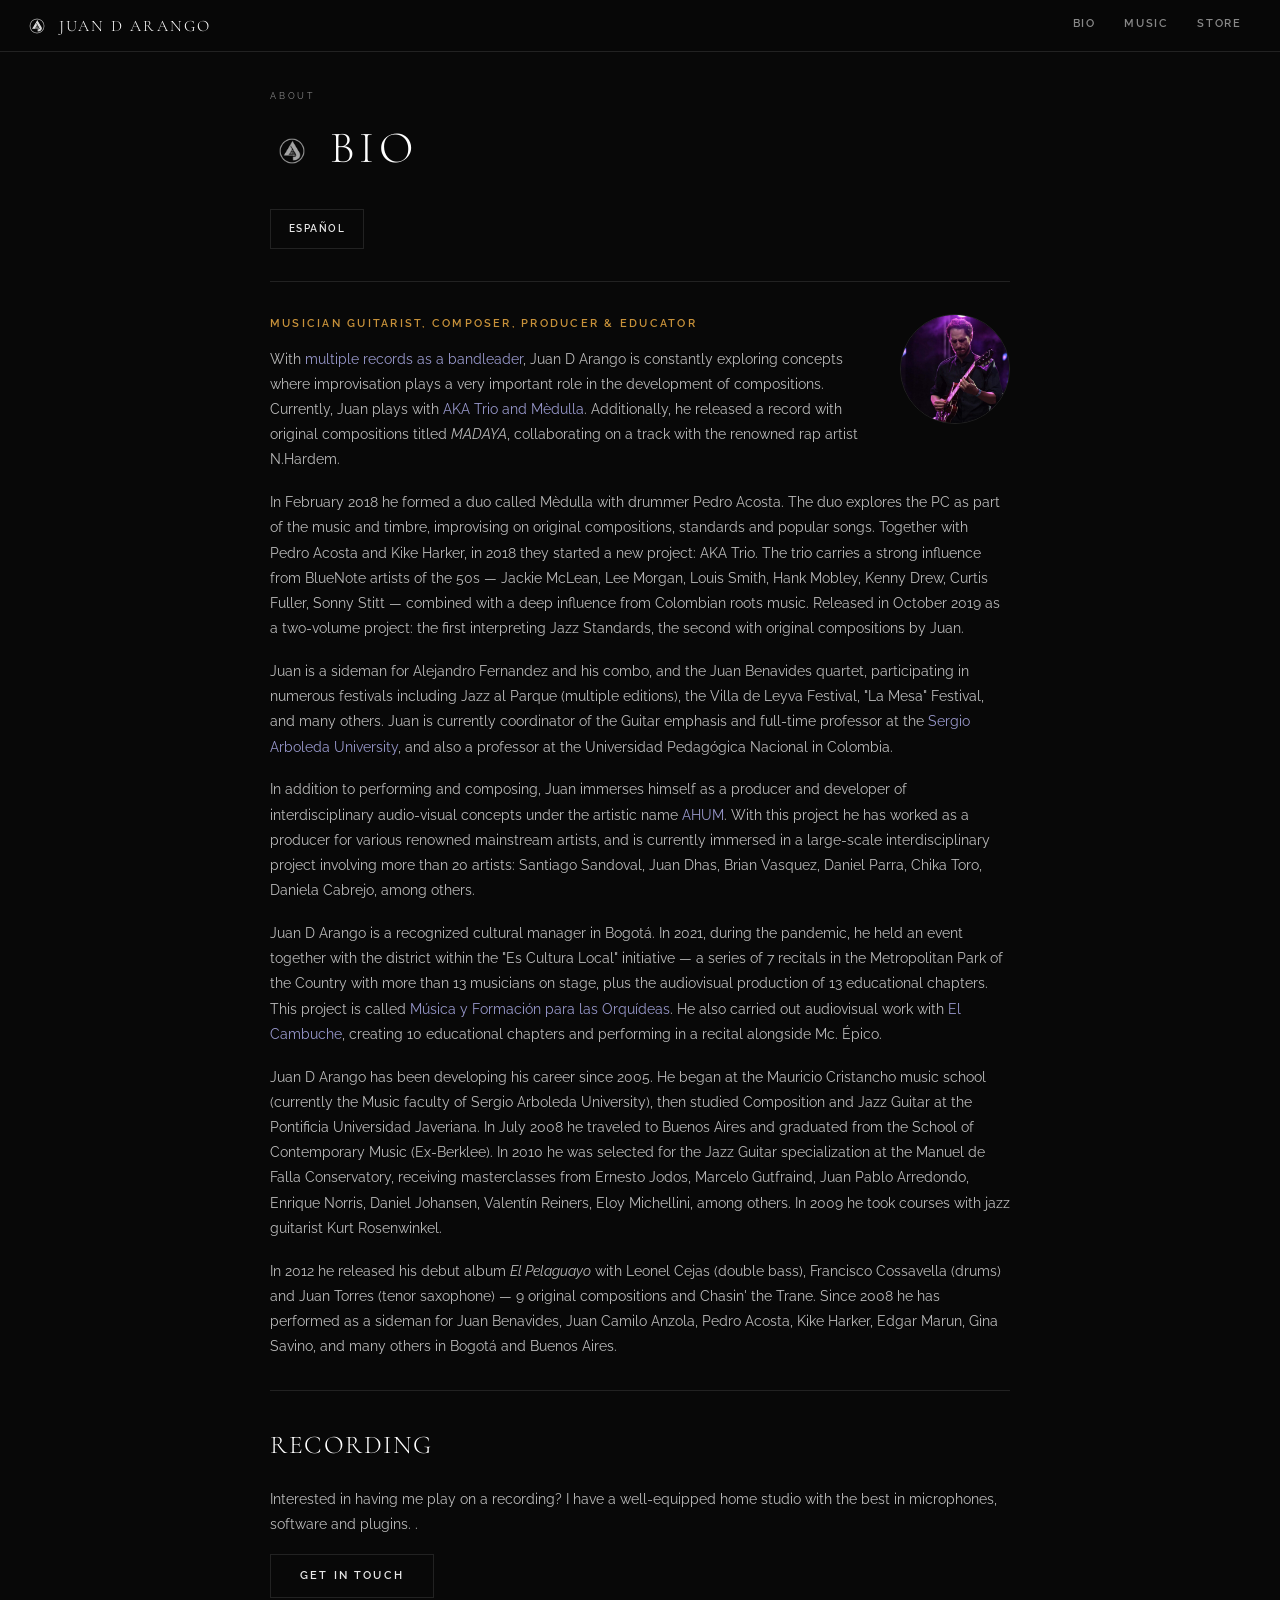
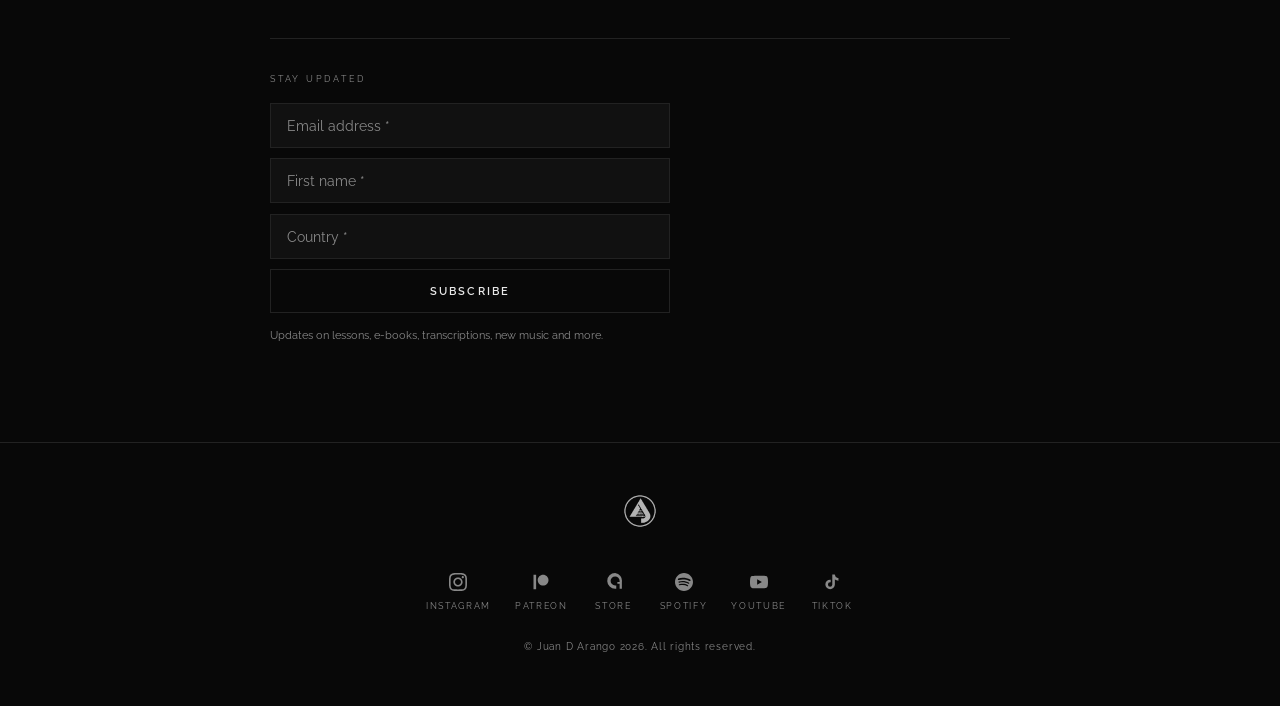
<file: bio.html>
<!DOCTYPE html>
<html lang="en">
<head>
  <meta charset="utf-8" />
  <title>BIO — Juan D Arango</title>
  <meta name="description" content="Guitarist, Producer and Educator — Bio" />
  <meta name="viewport" content="width=device-width, initial-scale=1.0" />
  <link rel="icon" type="image/png" href="favicon-32x32.png" sizes="32x32" />
  <link rel="apple-touch-icon" href="apple-touch-icon.png" />
  <link rel="preconnect" href="https://fonts.googleapis.com" />
  <link rel="preconnect" href="https://fonts.gstatic.com" crossorigin />
  <link href="https://fonts.googleapis.com/css2?family=Cormorant+Garamond:wght@300;400;600&family=Raleway:wght@300;400;500;600&display=swap" rel="stylesheet" />
  <link rel="stylesheet" href="style.css" />
</head>
<body>
<nav>
  <a href="index.html" class="nav-logo"><img src="logo192.png" alt="Juan D Arango"><span class="nav-brand">Juan D Arango</span></a>
  <a href="bio.html">Bio</a>
  <a href="https://linktr.ee/juandarango" target="_blank">Music</a>
  <a href="store.html">Store</a>
</nav>
<main class="page">
  <span class="label">About</span>
  <div class="page-header">
    <img src="logo512.png" alt="Logo" class="page-header-logo" />
    <h1>Bio</h1>
  </div>
  <div class="lang-toggle">
    <a href="biografia.html" class="btn btn-sm">Español</a>
  </div>
  <hr />
  <img class="profile-img" src="profile pic small.jpg" alt="Juan D Arango" />
  <h3>Musician Guitarist, Composer, Producer &amp; Educator</h3>
  <p>With <a href="https://linktr.ee/juandarango" target="_blank">multiple records as a bandleader</a>, Juan D Arango is constantly exploring concepts where improvisation plays a very important role in the development of compositions. Currently, Juan plays with <a href="https://open.spotify.com/artist/3FOUowbCdFz2VsL94kbZsJ" target="_blank">AKA Trio and Mèdulla</a>. Additionally, he released a record with original compositions titled <em>MADAYA</em>, collaborating on a track with the renowned rap artist N.Hardem.</p>
  <p>In February 2018 he formed a duo called Mèdulla with drummer Pedro Acosta. The duo explores the PC as part of the music and timbre, improvising on original compositions, standards and popular songs. Together with Pedro Acosta and Kike Harker, in 2018 they started a new project: AKA Trio. The trio carries a strong influence from BlueNote artists of the 50s — Jackie McLean, Lee Morgan, Louis Smith, Hank Mobley, Kenny Drew, Curtis Fuller, Sonny Stitt — combined with a deep influence from Colombian roots music. Released in October 2019 as a two-volume project: the first interpreting Jazz Standards, the second with original compositions by Juan.</p>
  <p>Juan is a sideman for Alejandro Fernandez and his combo, and the Juan Benavides quartet, participating in numerous festivals including Jazz al Parque (multiple editions), the Villa de Leyva Festival, "La Mesa" Festival, and many others. Juan is currently coordinator of the Guitar emphasis and full-time professor at the <a href="https://www.usergioarboleda.edu.co/escuela-artes-musica-docentes/juan-david-arango" target="_blank">Sergio Arboleda University</a>, and also a professor at the Universidad Pedagógica Nacional in Colombia.</p>
  <p>In addition to performing and composing, Juan immerses himself as a producer and developer of interdisciplinary audio-visual concepts under the artistic name <a href="https://open.spotify.com/artist/7cBUWzZg1YbrCXO0m0YnQh" target="_blank">AHUM</a>. With this project he has worked as a producer for various renowned mainstream artists, and is currently immersed in a large-scale interdisciplinary project involving more than 20 artists: Santiago Sandoval, Juan Dhas, Brian Vasquez, Daniel Parra, Chika Toro, Daniela Cabrejo, among others.</p>
  <p>Juan D Arango is a recognized cultural manager in Bogotá. In 2021, during the pandemic, he held an event together with the district within the "Es Cultura Local" initiative — a series of 7 recitals in the Metropolitan Park of the Country with more than 13 musicians on stage, plus the audiovisual production of 13 educational chapters. This project is called <a href="https://youtube.com/playlist?list=PLOYHbYHzIwJCN6jB-UWXmlwwhV4h1J0QK" target="_blank">Música y Formación para las Orquídeas</a>. He also carried out audiovisual work with <a href="https://youtube.com/playlist?list=PLXbNBc4M2T4YDrpTs2w63scnkU2ez8Iso" target="_blank">El Cambuche</a>, creating 10 educational chapters and performing in a recital alongside Mc. Épico.</p>
  <p>Juan D Arango has been developing his career since 2005. He began at the Mauricio Cristancho music school (currently the Music faculty of Sergio Arboleda University), then studied Composition and Jazz Guitar at the Pontificia Universidad Javeriana. In July 2008 he traveled to Buenos Aires and graduated from the School of Contemporary Music (Ex-Berklee). In 2010 he was selected for the Jazz Guitar specialization at the Manuel de Falla Conservatory, receiving masterclasses from Ernesto Jodos, Marcelo Gutfraind, Juan Pablo Arredondo, Enrique Norris, Daniel Johansen, Valentín Reiners, Eloy Michellini, among others. In 2009 he took courses with jazz guitarist Kurt Rosenwinkel.</p>
  <p>In 2012 he released his debut album <em>El Pelaguayo</em> with Leonel Cejas (double bass), Francisco Cossavella (drums) and Juan Torres (tenor saxophone) — 9 original compositions and Chasin' the Trane. Since 2008 he has performed as a sideman for Juan Benavides, Juan Camilo Anzola, Pedro Acosta, Kike Harker, Edgar Marun, Gina Savino, and many others in Bogotá and Buenos Aires.</p>
  <hr />
  <h2>Recording</h2>
  <p>Interested in having me play on a recording? I have a well-equipped home studio with the best in microphones, software and plugins. </a>.</p>
  <a href="https://www.instagram.com/juan.aol/" class="btn" target="_blank">Get in Touch</a>
  <div class="subscribe-block">
  <span class="label">Stay Updated</span>
  <form action="https://juandarango.us4.list-manage.com/subscribe/post?u=34073d49955d02f85a9efe89b&amp;id=32242a610a&amp;f_id=001705e9f0"
    method="post" class="subscribe-form validate" target="_blank" novalidate>
    <input type="email" name="EMAIL" class="form-input required email" placeholder="Email address *" required />
    <input type="text" name="FNAME" class="form-input required" placeholder="First name *" required />
    <input type="text" name="MMERGE6" class="form-input required" placeholder="Country *" required />
    <div style="position:absolute;left:-5000px" aria-hidden="true"><input type="text" name="b_34073d49955d02f85a9efe89b_32242a610a" tabindex="-1" value=""></div>
    <button type="submit" class="btn">Subscribe</button>
    <p class="subscribe-note">Updates on lessons, e-books, transcriptions, new music and more.</p>
  </form>
</div>
</main>
<footer>
  <div class="footer-logo">
    <a href="index.html"><img src="logo192.png" alt="Juan D Arango"></a>
  </div>
  <div class="social-links">
    <a href="https://www.instagram.com/juan.aol/" target="_blank" aria-label="Instagram">
      <svg viewBox="0 0 24 24"><path d="M12 2.163c3.204 0 3.584.012 4.85.07 3.252.148 4.771 1.691 4.919 4.919.058 1.265.069 1.645.069 4.849 0 3.205-.012 3.584-.069 4.849-.149 3.225-1.664 4.771-4.919 4.919-1.266.058-1.644.07-4.85.07-3.204 0-3.584-.012-4.849-.07-3.26-.149-4.771-1.699-4.919-4.92-.058-1.265-.07-1.644-.07-4.849 0-3.204.013-3.583.07-4.849.149-3.227 1.664-4.771 4.919-4.919 1.266-.057 1.645-.069 4.849-.069zm0-2.163c-3.259 0-3.667.014-4.947.072-4.358.2-6.78 2.618-6.98 6.98-.059 1.281-.073 1.689-.073 4.948 0 3.259.014 3.668.072 4.948.2 4.358 2.618 6.78 6.98 6.98 1.281.058 1.689.072 4.948.072 3.259 0 3.668-.014 4.948-.072 4.354-.2 6.782-2.618 6.979-6.98.059-1.28.073-1.689.073-4.948 0-3.259-.014-3.667-.072-4.947-.196-4.354-2.617-6.78-6.979-6.98-1.281-.059-1.69-.073-4.949-.073zm0 5.838c-3.403 0-6.162 2.759-6.162 6.162s2.759 6.163 6.162 6.163 6.162-2.759 6.162-6.163c0-3.403-2.759-6.162-6.162-6.162zm0 10.162c-2.209 0-4-1.79-4-4 0-2.209 1.791-4 4-4s4 1.791 4 4c0 2.21-1.791 4-4 4zm6.406-11.845c-.796 0-1.441.645-1.441 1.44s.645 1.44 1.441 1.44c.795 0 1.439-.645 1.439-1.44s-.644-1.44-1.439-1.44z"/></svg>
      Instagram
    </a>
    <a href="https://www.patreon.com/juandarango" target="_blank" aria-label="Patreon">
      <svg viewBox="0 0 24 24"><path d="M14.82 2.41c3.96 0 7.18 3.24 7.18 7.21 0 3.96-3.22 7.18-7.18 7.18-3.97 0-7.21-3.22-7.21-7.18 0-3.97 3.24-7.21 7.21-7.21M2 21.6h3.5V2.41H2V21.6z"/></svg>
      Patreon
    </a>
    <a href="https://juandarango.gumroad.com/" target="_blank" aria-label="Store">
      <svg viewBox="0 0 24 24"><path d="M13.5 0A10.5 10.5 0 0 0 3 10.5v.525A10.5 10.5 0 0 0 13.5 21H15v-4.5h-1.5a6 6 0 1 1 6-6V12h-3v2.25h3V21h3v-9A10.5 10.5 0 0 0 13.5 0Z"/></svg>
      Store
    </a>
    <a href="https://open.spotify.com/artist/7cBUWzZg1YbrCXO0m0YnQh" target="_blank" aria-label="Spotify">
      <svg viewBox="0 0 24 24"><path d="M12 0C5.4 0 0 5.4 0 12s5.4 12 12 12 12-5.4 12-12S18.66 0 12 0zm5.521 17.34c-.24.359-.66.48-1.021.24-2.82-1.74-6.36-2.101-10.561-1.141-.418.122-.779-.179-.899-.539-.12-.421.18-.78.54-.9 4.56-1.021 8.52-.6 11.64 1.32.42.18.479.659.301 1.02zm1.44-3.3c-.301.42-.841.6-1.262.3-3.239-1.98-8.159-2.58-11.939-1.38-.479.12-1.02-.12-1.14-.6-.12-.48.12-1.021.6-1.141C9.6 9.9 15 10.561 18.72 12.84c.361.181.54.78.241 1.2zm.12-3.36C15.24 8.4 8.82 8.16 5.16 9.301c-.6.179-1.2-.181-1.38-.721-.18-.601.18-1.2.72-1.381 4.26-1.26 11.28-1.02 15.721 1.621.539.3.719 1.02.419 1.56-.299.421-1.02.599-1.559.3z"/></svg>
      Spotify
    </a>
    <a href="https://www.youtube.com/@JuanDArango" target="_blank" aria-label="YouTube">
      <svg viewBox="0 0 24 24"><path d="M23.498 6.186a3.016 3.016 0 0 0-2.122-2.136C19.505 3.545 12 3.545 12 3.545s-7.505 0-9.377.505A3.017 3.017 0 0 0 .502 6.186C0 8.07 0 12 0 12s0 3.93.502 5.814a3.016 3.016 0 0 0 2.122 2.136c1.871.505 9.376.505 9.376.505s7.505 0 9.377-.505a3.015 3.015 0 0 0 2.122-2.136C24 15.93 24 12 24 12s0-3.93-.502-5.814zM9.545 15.568V8.432L15.818 12l-6.273 3.568z"/></svg>
      YouTube
    </a>
    <a href="https://www.tiktok.com/@ahum.music?_r=1&_t=ZS-95D6JWfVumy" target="_blank" aria-label="TikTok">
      <svg viewBox="0 0 24 24"><path d="M19.59 6.69a4.83 4.83 0 0 1-3.77-4.25V2h-3.45v13.67a2.89 2.89 0 0 1-2.88 2.5 2.89 2.89 0 0 1-2.89-2.89 2.89 2.89 0 0 1 2.89-2.89c.28 0 .54.04.79.1V9.01a6.33 6.33 0 0 0-.79-.05 6.34 6.34 0 0 0-6.34 6.34 6.34 6.34 0 0 0 6.34 6.34 6.34 6.34 0 0 0 6.33-6.34V8.69a8.13 8.13 0 0 0 4.77 1.52V6.75a4.85 4.85 0 0 1-1-.06z"/></svg>
      TikTok
    </a>
  </div>
  <p class="footer-copy">© Juan D Arango 2026. All rights reserved.</p>
</footer>
</file>
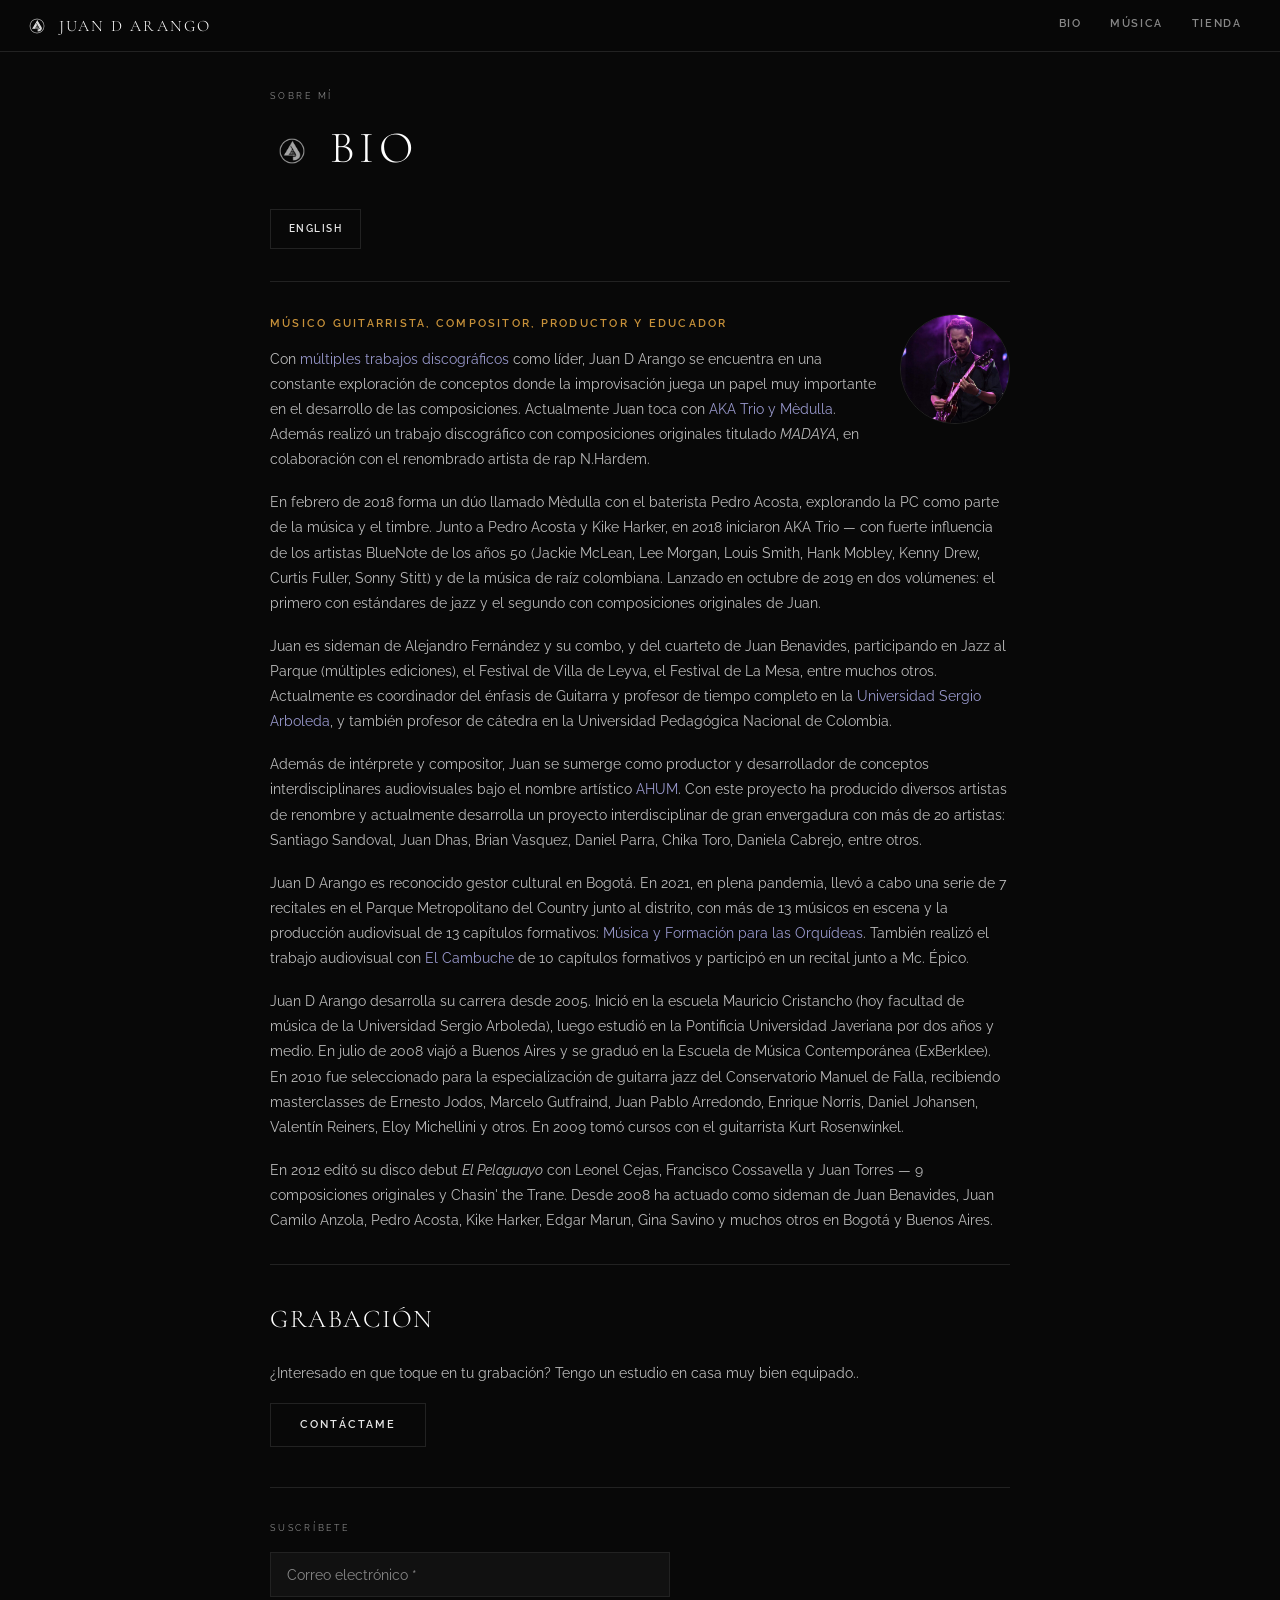
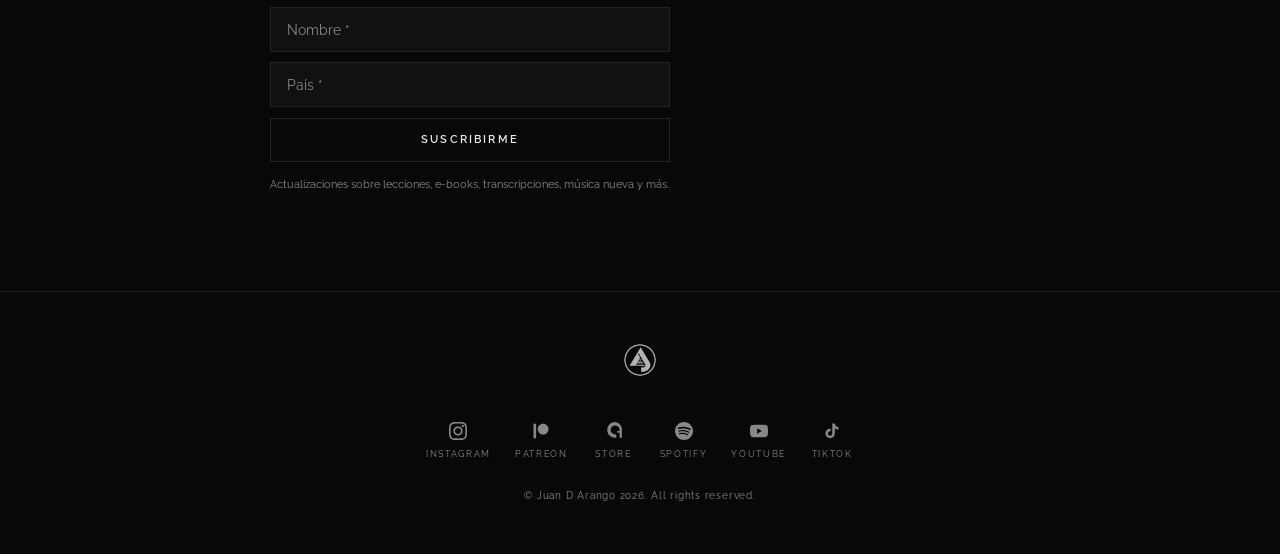
<file: biografia.html>
<!DOCTYPE html>
<html lang="es">
<head>
  <meta charset="utf-8" />
  <title>BIO — Juan D Arango</title>
  <meta name="description" content="Guitarrista, Productor y Educador — Biografía" />
  <meta name="viewport" content="width=device-width, initial-scale=1.0" />
  <link rel="icon" type="image/png" href="favicon-32x32.png" sizes="32x32" />
  <link rel="apple-touch-icon" href="apple-touch-icon.png" />
  <link rel="preconnect" href="https://fonts.googleapis.com" />
  <link rel="preconnect" href="https://fonts.gstatic.com" crossorigin />
  <link href="https://fonts.googleapis.com/css2?family=Cormorant+Garamond:wght@300;400;600&family=Raleway:wght@300;400;500;600&display=swap" rel="stylesheet" />
  <link rel="stylesheet" href="style.css" />
</head>
<body>
<nav>
  <a href="index.html" class="nav-logo"><img src="logo192.png" alt="Juan D Arango"><span class="nav-brand">Juan D Arango</span></a>
  <a href="biografia.html">Bio</a>
  <a href="https://linktr.ee/juandarango" target="_blank">Música</a>
  <a href="tienda.html">Tienda</a>
</nav>
<main class="page">
  <span class="label">Sobre Mí</span>
  <div class="page-header">
    <img src="logo512.png" alt="Logo" class="page-header-logo" />
    <h1>Bio</h1>
  </div>
  <div class="lang-toggle">
    <a href="bio.html" class="btn btn-sm">English</a>
  </div>
  <hr />
  <img class="profile-img" src="profile pic small.jpg" alt="Juan D Arango" />
  <h3>Músico Guitarrista, Compositor, Productor y Educador</h3>
  <p>Con <a href="https://linktr.ee/juandarango" target="_blank">múltiples trabajos discográficos</a> como líder, Juan D Arango se encuentra en una constante exploración de conceptos donde la improvisación juega un papel muy importante en el desarrollo de las composiciones. Actualmente Juan toca con <a href="https://open.spotify.com/artist/3FOUowbCdFz2VsL94kbZsJ" target="_blank">AKA Trio y Mèdulla</a>. Además realizó un trabajo discográfico con composiciones originales titulado <em>MADAYA</em>, en colaboración con el renombrado artista de rap N.Hardem.</p>
  <p>En febrero de 2018 forma un dúo llamado Mèdulla con el baterista Pedro Acosta, explorando la PC como parte de la música y el timbre. Junto a Pedro Acosta y Kike Harker, en 2018 iniciaron AKA Trio — con fuerte influencia de los artistas BlueNote de los años 50 (Jackie McLean, Lee Morgan, Louis Smith, Hank Mobley, Kenny Drew, Curtis Fuller, Sonny Stitt) y de la música de raíz colombiana. Lanzado en octubre de 2019 en dos volúmenes: el primero con estándares de jazz y el segundo con composiciones originales de Juan.</p>
  <p>Juan es sideman de Alejandro Fernández y su combo, y del cuarteto de Juan Benavides, participando en Jazz al Parque (múltiples ediciones), el Festival de Villa de Leyva, el Festival de La Mesa, entre muchos otros. Actualmente es coordinador del énfasis de Guitarra y profesor de tiempo completo en la <a href="https://www.usergioarboleda.edu.co/escuela-artes-musica-docentes/juan-david-arango" target="_blank">Universidad Sergio Arboleda</a>, y también profesor de cátedra en la Universidad Pedagógica Nacional de Colombia.</p>
  <p>Además de intérprete y compositor, Juan se sumerge como productor y desarrollador de conceptos interdisciplinares audiovisuales bajo el nombre artístico <a href="https://open.spotify.com/artist/7cBUWzZg1YbrCXO0m0YnQh" target="_blank">AHUM</a>. Con este proyecto ha producido diversos artistas de renombre y actualmente desarrolla un proyecto interdisciplinar de gran envergadura con más de 20 artistas: Santiago Sandoval, Juan Dhas, Brian Vasquez, Daniel Parra, Chika Toro, Daniela Cabrejo, entre otros.</p>
  <p>Juan D Arango es reconocido gestor cultural en Bogotá. En 2021, en plena pandemia, llevó a cabo una serie de 7 recitales en el Parque Metropolitano del Country junto al distrito, con más de 13 músicos en escena y la producción audiovisual de 13 capítulos formativos: <a href="https://youtube.com/playlist?list=PLOYHbYHzIwJCN6jB-UWXmlwwhV4h1J0QK" target="_blank">Música y Formación para las Orquídeas</a>. También realizó el trabajo audiovisual con <a href="https://youtube.com/playlist?list=PLXbNBc4M2T4YDrpTs2w63scnkU2ez8Iso" target="_blank">El Cambuche</a> de 10 capítulos formativos y participó en un recital junto a Mc. Épico.</p>
  <p>Juan D Arango desarrolla su carrera desde 2005. Inició en la escuela Mauricio Cristancho (hoy facultad de música de la Universidad Sergio Arboleda), luego estudió en la Pontificia Universidad Javeriana por dos años y medio. En julio de 2008 viajó a Buenos Aires y se graduó en la Escuela de Música Contemporánea (ExBerklee). En 2010 fue seleccionado para la especialización de guitarra jazz del Conservatorio Manuel de Falla, recibiendo masterclasses de Ernesto Jodos, Marcelo Gutfraind, Juan Pablo Arredondo, Enrique Norris, Daniel Johansen, Valentín Reiners, Eloy Michellini y otros. En 2009 tomó cursos con el guitarrista Kurt Rosenwinkel.</p>
  <p>En 2012 editó su disco debut <em>El Pelaguayo</em> con Leonel Cejas, Francisco Cossavella y Juan Torres — 9 composiciones originales y Chasin' the Trane. Desde 2008 ha actuado como sideman de Juan Benavides, Juan Camilo Anzola, Pedro Acosta, Kike Harker, Edgar Marun, Gina Savino y muchos otros en Bogotá y Buenos Aires.</p>
  <hr />
  <h2>Grabación</h2>
  <p>¿Interesado en que toque en tu grabación? Tengo un estudio en casa muy bien equipado.</a>.</p>
  <a href="https://www.instagram.com/juan.aol/" class="btn" target="_blank">Contáctame</a>
  <div class="subscribe-block">
  <span class="label">Suscríbete</span>
  <form action="https://juandarango.us4.list-manage.com/subscribe/post?u=34073d49955d02f85a9efe89b&amp;id=32242a610a&amp;f_id=001705e9f0"
    method="post" class="subscribe-form validate" target="_blank" novalidate>
    <input type="email" name="EMAIL" class="form-input required email" placeholder="Correo electrónico *" required />
    <input type="text" name="FNAME" class="form-input required" placeholder="Nombre *" required />
    <input type="text" name="MMERGE6" class="form-input required" placeholder="País *" required />
    <div style="position:absolute;left:-5000px" aria-hidden="true"><input type="text" name="b_34073d49955d02f85a9efe89b_32242a610a" tabindex="-1" value=""></div>
    <button type="submit" class="btn">Suscribirme</button>
    <p class="subscribe-note">Actualizaciones sobre lecciones, e-books, transcripciones, música nueva y más.</p>
  </form>
</div>
</main>
<footer>
  <div class="footer-logo">
    <a href="index.html"><img src="logo192.png" alt="Juan D Arango"></a>
  </div>
  <div class="social-links">
    <a href="https://www.instagram.com/juan.aol/" target="_blank" aria-label="Instagram">
      <svg viewBox="0 0 24 24"><path d="M12 2.163c3.204 0 3.584.012 4.85.07 3.252.148 4.771 1.691 4.919 4.919.058 1.265.069 1.645.069 4.849 0 3.205-.012 3.584-.069 4.849-.149 3.225-1.664 4.771-4.919 4.919-1.266.058-1.644.07-4.85.07-3.204 0-3.584-.012-4.849-.07-3.26-.149-4.771-1.699-4.919-4.92-.058-1.265-.07-1.644-.07-4.849 0-3.204.013-3.583.07-4.849.149-3.227 1.664-4.771 4.919-4.919 1.266-.057 1.645-.069 4.849-.069zm0-2.163c-3.259 0-3.667.014-4.947.072-4.358.2-6.78 2.618-6.98 6.98-.059 1.281-.073 1.689-.073 4.948 0 3.259.014 3.668.072 4.948.2 4.358 2.618 6.78 6.98 6.98 1.281.058 1.689.072 4.948.072 3.259 0 3.668-.014 4.948-.072 4.354-.2 6.782-2.618 6.979-6.98.059-1.28.073-1.689.073-4.948 0-3.259-.014-3.667-.072-4.947-.196-4.354-2.617-6.78-6.979-6.98-1.281-.059-1.69-.073-4.949-.073zm0 5.838c-3.403 0-6.162 2.759-6.162 6.162s2.759 6.163 6.162 6.163 6.162-2.759 6.162-6.163c0-3.403-2.759-6.162-6.162-6.162zm0 10.162c-2.209 0-4-1.79-4-4 0-2.209 1.791-4 4-4s4 1.791 4 4c0 2.21-1.791 4-4 4zm6.406-11.845c-.796 0-1.441.645-1.441 1.44s.645 1.44 1.441 1.44c.795 0 1.439-.645 1.439-1.44s-.644-1.44-1.439-1.44z"/></svg>
      Instagram
    </a>
    <a href="https://www.patreon.com/juandarango" target="_blank" aria-label="Patreon">
      <svg viewBox="0 0 24 24"><path d="M14.82 2.41c3.96 0 7.18 3.24 7.18 7.21 0 3.96-3.22 7.18-7.18 7.18-3.97 0-7.21-3.22-7.21-7.18 0-3.97 3.24-7.21 7.21-7.21M2 21.6h3.5V2.41H2V21.6z"/></svg>
      Patreon
    </a>
    <a href="https://juandarango.gumroad.com/" target="_blank" aria-label="Store">
      <svg viewBox="0 0 24 24"><path d="M13.5 0A10.5 10.5 0 0 0 3 10.5v.525A10.5 10.5 0 0 0 13.5 21H15v-4.5h-1.5a6 6 0 1 1 6-6V12h-3v2.25h3V21h3v-9A10.5 10.5 0 0 0 13.5 0Z"/></svg>
      Store
    </a>
    <a href="https://open.spotify.com/artist/7cBUWzZg1YbrCXO0m0YnQh" target="_blank" aria-label="Spotify">
      <svg viewBox="0 0 24 24"><path d="M12 0C5.4 0 0 5.4 0 12s5.4 12 12 12 12-5.4 12-12S18.66 0 12 0zm5.521 17.34c-.24.359-.66.48-1.021.24-2.82-1.74-6.36-2.101-10.561-1.141-.418.122-.779-.179-.899-.539-.12-.421.18-.78.54-.9 4.56-1.021 8.52-.6 11.64 1.32.42.18.479.659.301 1.02zm1.44-3.3c-.301.42-.841.6-1.262.3-3.239-1.98-8.159-2.58-11.939-1.38-.479.12-1.02-.12-1.14-.6-.12-.48.12-1.021.6-1.141C9.6 9.9 15 10.561 18.72 12.84c.361.181.54.78.241 1.2zm.12-3.36C15.24 8.4 8.82 8.16 5.16 9.301c-.6.179-1.2-.181-1.38-.721-.18-.601.18-1.2.72-1.381 4.26-1.26 11.28-1.02 15.721 1.621.539.3.719 1.02.419 1.56-.299.421-1.02.599-1.559.3z"/></svg>
      Spotify
    </a>
    <a href="https://www.youtube.com/@JuanDArango" target="_blank" aria-label="YouTube">
      <svg viewBox="0 0 24 24"><path d="M23.498 6.186a3.016 3.016 0 0 0-2.122-2.136C19.505 3.545 12 3.545 12 3.545s-7.505 0-9.377.505A3.017 3.017 0 0 0 .502 6.186C0 8.07 0 12 0 12s0 3.93.502 5.814a3.016 3.016 0 0 0 2.122 2.136c1.871.505 9.376.505 9.376.505s7.505 0 9.377-.505a3.015 3.015 0 0 0 2.122-2.136C24 15.93 24 12 24 12s0-3.93-.502-5.814zM9.545 15.568V8.432L15.818 12l-6.273 3.568z"/></svg>
      YouTube
    </a>
    <a href="https://www.tiktok.com/@ahum.music?_r=1&_t=ZS-95D6JWfVumy" target="_blank" aria-label="TikTok">
      <svg viewBox="0 0 24 24"><path d="M19.59 6.69a4.83 4.83 0 0 1-3.77-4.25V2h-3.45v13.67a2.89 2.89 0 0 1-2.88 2.5 2.89 2.89 0 0 1-2.89-2.89 2.89 2.89 0 0 1 2.89-2.89c.28 0 .54.04.79.1V9.01a6.33 6.33 0 0 0-.79-.05 6.34 6.34 0 0 0-6.34 6.34 6.34 6.34 0 0 0 6.34 6.34 6.34 6.34 0 0 0 6.33-6.34V8.69a8.13 8.13 0 0 0 4.77 1.52V6.75a4.85 4.85 0 0 1-1-.06z"/></svg>
      TikTok
    </a>
  </div>
  <p class="footer-copy">© Juan D Arango 2026. All rights reserved.</p>
</footer>
</file>
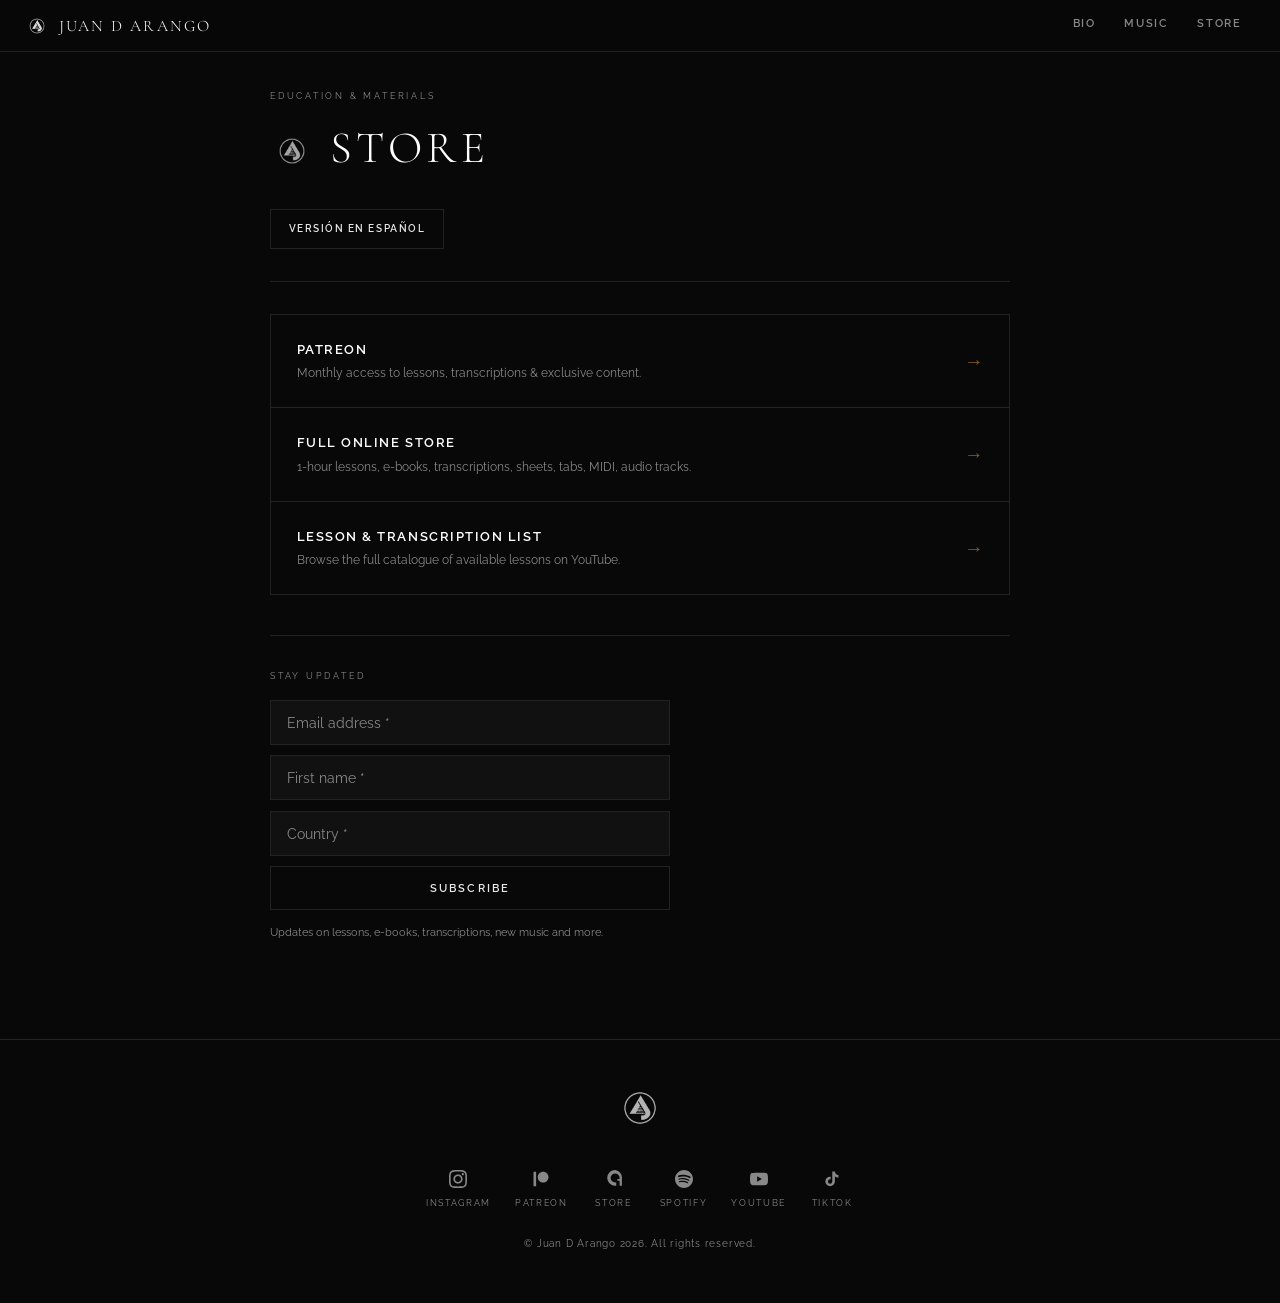
<file: store.html>
<!DOCTYPE html>
<html lang="en">
<head>
  <meta charset="utf-8" />
  <title>Store — Juan D Arango</title>
  <meta name="description" content="Transcriptions, E-Books, Lessons — Juan D Arango" />
  <meta name="viewport" content="width=device-width, initial-scale=1.0" />
  <link rel="icon" type="image/png" href="favicon-32x32.png" sizes="32x32" />
  <link rel="apple-touch-icon" href="apple-touch-icon.png" />
  <link rel="preconnect" href="https://fonts.googleapis.com" />
  <link rel="preconnect" href="https://fonts.gstatic.com" crossorigin />
  <link href="https://fonts.googleapis.com/css2?family=Cormorant+Garamond:wght@300;400;600&family=Raleway:wght@300;400;500;600&display=swap" rel="stylesheet" />
  <link rel="stylesheet" href="style.css" />
  <style>
    .store-links { display: flex; flex-direction: column; gap: 1px; background: var(--border); border: 1px solid var(--border); margin-bottom: 2.5rem; }
    .store-link-row { background: var(--bg); padding: 1.5rem 1.6rem; display: flex; align-items: center; justify-content: space-between; gap: 1.5rem; text-decoration: none; transition: background 0.2s; }
    .store-link-row:hover { background: var(--surface); }
    .store-link-info h4 { font-family: 'Raleway', sans-serif; font-size: 0.8rem; font-weight: 600; letter-spacing: 0.12em; text-transform: uppercase; color: #fff; margin-bottom: 0.25rem; }
    .store-link-info p { font-size: 0.78rem; color: var(--muted); margin: 0; }
    .store-link-arrow { color: var(--accent); font-size: 1.2rem; opacity: 0.6; flex-shrink: 0; transition: opacity 0.2s, transform 0.2s; }
    .store-link-row:hover .store-link-arrow { opacity: 1; transform: translateX(3px); }
    @media (max-width:560px) { .store-link-row { flex-direction: column; align-items: flex-start; } .store-link-arrow { display: none; } }
  </style>
</head>
<body>
<nav>
  <a href="index.html" class="nav-logo"><img src="logo192.png" alt="Juan D Arango"><span class="nav-brand">Juan D Arango</span></a>
  <a href="bio.html">Bio</a>
  <a href="https://linktr.ee/juandarango" target="_blank">Music</a>
  <a href="store.html">Store</a>
</nav>
<main class="page">
  <span class="label">Education &amp; Materials</span>
  <div class="page-header">
    <img src="logo512.png" alt="Logo" class="page-header-logo" />
    <h1>Store</h1>
  </div>
  <div class="lang-toggle">
    <a href="tienda.html" class="btn btn-sm">Versión en Español</a>
  </div>
  <hr />
  <div class="store-links">
    <a href="https://www.patreon.com/juandarango" target="_blank" class="store-link-row">
      <div class="store-link-info">
        <h4>Patreon</h4>
        <p>Monthly access to lessons, transcriptions &amp; exclusive content.</p>
      </div>
      <span class="store-link-arrow">→</span>
    </a>
    <a href="https://juandarango.gumroad.com/" target="_blank" class="store-link-row">
      <div class="store-link-info">
        <h4>Full Online Store</h4>
        <p>1-hour lessons, e-books, transcriptions, sheets, tabs, MIDI, audio tracks.</p>
      </div>
      <span class="store-link-arrow">→</span>
    </a>
    <a href="https://www.youtube.com/playlist?list=PLOYHbYHzIwJBFDjGUzG2X9zJr_UcEL08U" target="_blank" class="store-link-row">
      <div class="store-link-info">
        <h4>Lesson &amp; Transcription List</h4>
        <p>Browse the full catalogue of available lessons on YouTube.</p>
      </div>
      <span class="store-link-arrow">→</span>
    </a>
  </div>
  <div class="subscribe-block">
  <span class="label">Stay Updated</span>
  <form action="https://juandarango.us4.list-manage.com/subscribe/post?u=34073d49955d02f85a9efe89b&amp;id=32242a610a&amp;f_id=001705e9f0"
    method="post" class="subscribe-form validate" target="_blank" novalidate>
    <input type="email" name="EMAIL" class="form-input required email" placeholder="Email address *" required />
    <input type="text" name="FNAME" class="form-input required" placeholder="First name *" required />
    <input type="text" name="MMERGE6" class="form-input required" placeholder="Country *" required />
    <div style="position:absolute;left:-5000px" aria-hidden="true"><input type="text" name="b_34073d49955d02f85a9efe89b_32242a610a" tabindex="-1" value=""></div>
    <button type="submit" class="btn">Subscribe</button>
    <p class="subscribe-note">Updates on lessons, e-books, transcriptions, new music and more.</p>
  </form>
</div>
</main>
<footer>
  <div class="footer-logo">
    <a href="index.html"><img src="logo192.png" alt="Juan D Arango"></a>
  </div>
  <div class="social-links">
    <a href="https://www.instagram.com/juan.aol/" target="_blank" aria-label="Instagram">
      <svg viewBox="0 0 24 24"><path d="M12 2.163c3.204 0 3.584.012 4.85.07 3.252.148 4.771 1.691 4.919 4.919.058 1.265.069 1.645.069 4.849 0 3.205-.012 3.584-.069 4.849-.149 3.225-1.664 4.771-4.919 4.919-1.266.058-1.644.07-4.85.07-3.204 0-3.584-.012-4.849-.07-3.26-.149-4.771-1.699-4.919-4.92-.058-1.265-.07-1.644-.07-4.849 0-3.204.013-3.583.07-4.849.149-3.227 1.664-4.771 4.919-4.919 1.266-.057 1.645-.069 4.849-.069zm0-2.163c-3.259 0-3.667.014-4.947.072-4.358.2-6.78 2.618-6.98 6.98-.059 1.281-.073 1.689-.073 4.948 0 3.259.014 3.668.072 4.948.2 4.358 2.618 6.78 6.98 6.98 1.281.058 1.689.072 4.948.072 3.259 0 3.668-.014 4.948-.072 4.354-.2 6.782-2.618 6.979-6.98.059-1.28.073-1.689.073-4.948 0-3.259-.014-3.667-.072-4.947-.196-4.354-2.617-6.78-6.979-6.98-1.281-.059-1.69-.073-4.949-.073zm0 5.838c-3.403 0-6.162 2.759-6.162 6.162s2.759 6.163 6.162 6.163 6.162-2.759 6.162-6.163c0-3.403-2.759-6.162-6.162-6.162zm0 10.162c-2.209 0-4-1.79-4-4 0-2.209 1.791-4 4-4s4 1.791 4 4c0 2.21-1.791 4-4 4zm6.406-11.845c-.796 0-1.441.645-1.441 1.44s.645 1.44 1.441 1.44c.795 0 1.439-.645 1.439-1.44s-.644-1.44-1.439-1.44z"/></svg>
      Instagram
    </a>
    <a href="https://www.patreon.com/juandarango" target="_blank" aria-label="Patreon">
      <svg viewBox="0 0 24 24"><path d="M14.82 2.41c3.96 0 7.18 3.24 7.18 7.21 0 3.96-3.22 7.18-7.18 7.18-3.97 0-7.21-3.22-7.21-7.18 0-3.97 3.24-7.21 7.21-7.21M2 21.6h3.5V2.41H2V21.6z"/></svg>
      Patreon
    </a>
    <a href="https://juandarango.gumroad.com/" target="_blank" aria-label="Store">
      <svg viewBox="0 0 24 24"><path d="M13.5 0A10.5 10.5 0 0 0 3 10.5v.525A10.5 10.5 0 0 0 13.5 21H15v-4.5h-1.5a6 6 0 1 1 6-6V12h-3v2.25h3V21h3v-9A10.5 10.5 0 0 0 13.5 0Z"/></svg>
      Store
    </a>
    <a href="https://open.spotify.com/artist/7cBUWzZg1YbrCXO0m0YnQh" target="_blank" aria-label="Spotify">
      <svg viewBox="0 0 24 24"><path d="M12 0C5.4 0 0 5.4 0 12s5.4 12 12 12 12-5.4 12-12S18.66 0 12 0zm5.521 17.34c-.24.359-.66.48-1.021.24-2.82-1.74-6.36-2.101-10.561-1.141-.418.122-.779-.179-.899-.539-.12-.421.18-.78.54-.9 4.56-1.021 8.52-.6 11.64 1.32.42.18.479.659.301 1.02zm1.44-3.3c-.301.42-.841.6-1.262.3-3.239-1.98-8.159-2.58-11.939-1.38-.479.12-1.02-.12-1.14-.6-.12-.48.12-1.021.6-1.141C9.6 9.9 15 10.561 18.72 12.84c.361.181.54.78.241 1.2zm.12-3.36C15.24 8.4 8.82 8.16 5.16 9.301c-.6.179-1.2-.181-1.38-.721-.18-.601.18-1.2.72-1.381 4.26-1.26 11.28-1.02 15.721 1.621.539.3.719 1.02.419 1.56-.299.421-1.02.599-1.559.3z"/></svg>
      Spotify
    </a>
    <a href="https://www.youtube.com/@JuanDArango" target="_blank" aria-label="YouTube">
      <svg viewBox="0 0 24 24"><path d="M23.498 6.186a3.016 3.016 0 0 0-2.122-2.136C19.505 3.545 12 3.545 12 3.545s-7.505 0-9.377.505A3.017 3.017 0 0 0 .502 6.186C0 8.07 0 12 0 12s0 3.93.502 5.814a3.016 3.016 0 0 0 2.122 2.136c1.871.505 9.376.505 9.376.505s7.505 0 9.377-.505a3.015 3.015 0 0 0 2.122-2.136C24 15.93 24 12 24 12s0-3.93-.502-5.814zM9.545 15.568V8.432L15.818 12l-6.273 3.568z"/></svg>
      YouTube
    </a>
    <a href="https://www.tiktok.com/@ahum.music?_r=1&_t=ZS-95D6JWfVumy" target="_blank" aria-label="TikTok">
      <svg viewBox="0 0 24 24"><path d="M19.59 6.69a4.83 4.83 0 0 1-3.77-4.25V2h-3.45v13.67a2.89 2.89 0 0 1-2.88 2.5 2.89 2.89 0 0 1-2.89-2.89 2.89 2.89 0 0 1 2.89-2.89c.28 0 .54.04.79.1V9.01a6.33 6.33 0 0 0-.79-.05 6.34 6.34 0 0 0-6.34 6.34 6.34 6.34 0 0 0 6.34 6.34 6.34 6.34 0 0 0 6.33-6.34V8.69a8.13 8.13 0 0 0 4.77 1.52V6.75a4.85 4.85 0 0 1-1-.06z"/></svg>
      TikTok
    </a>
  </div>
  <p class="footer-copy">© Juan D Arango 2026. All rights reserved.</p>
</footer>

</body>
</html>
</file>
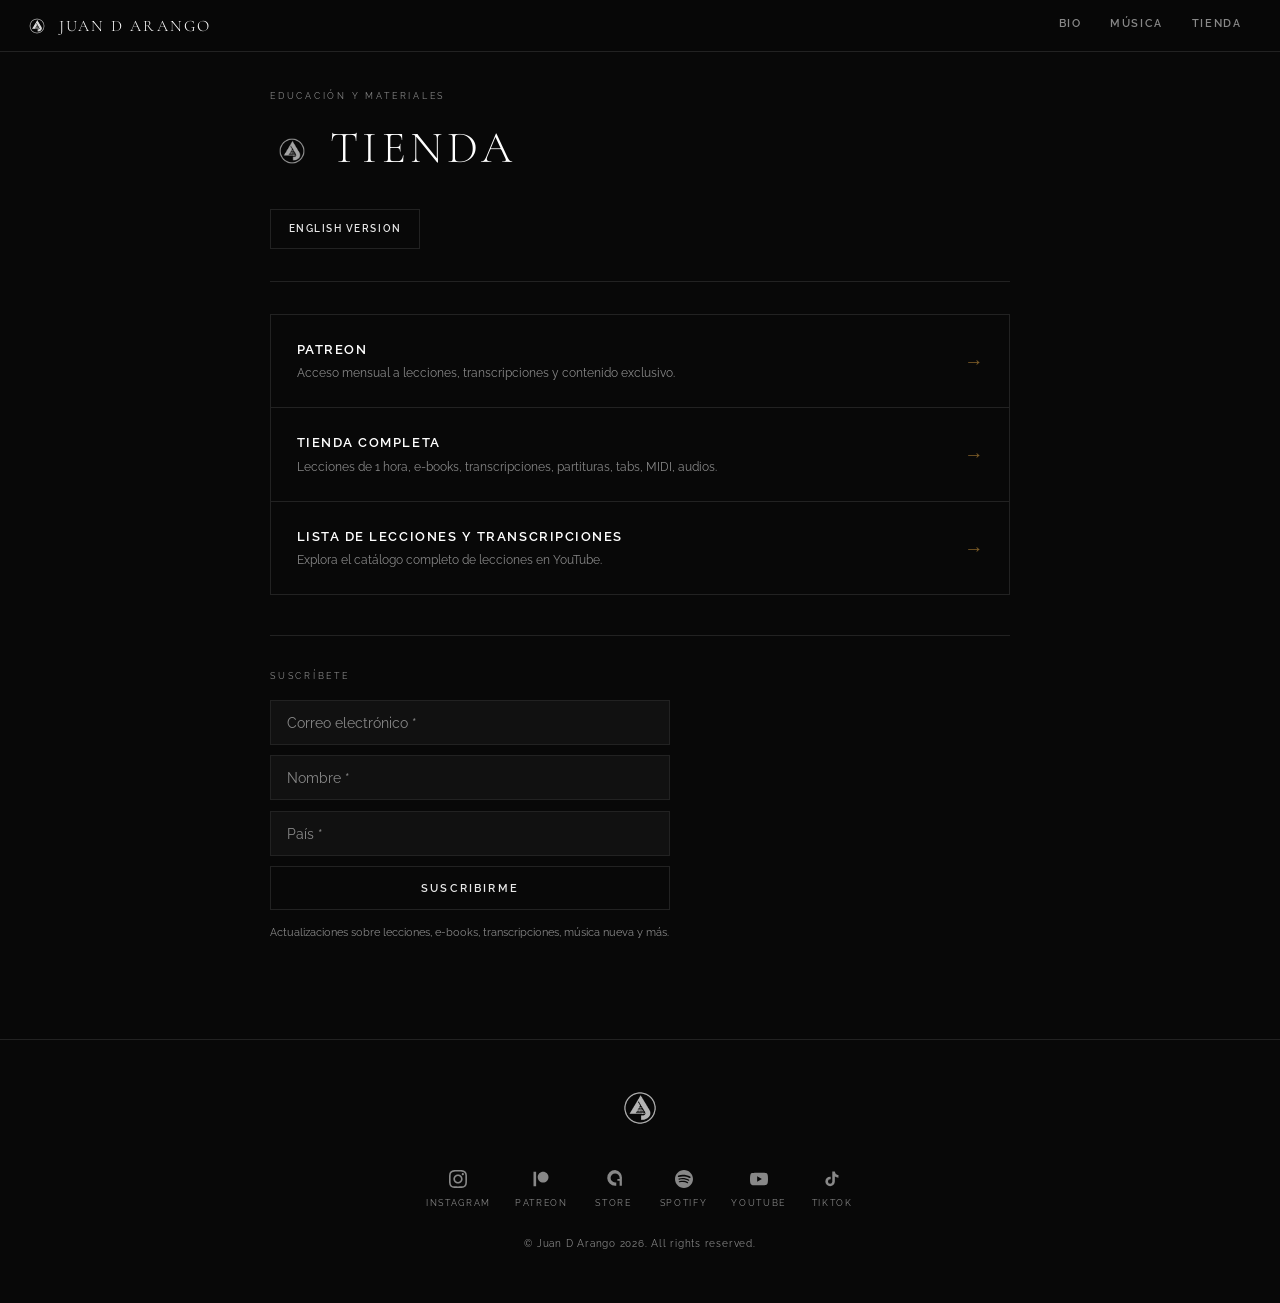
<file: tienda.html>
<!DOCTYPE html>
<html lang="es">
<head>
  <meta charset="utf-8" />
  <title>Tienda — Juan D Arango</title>
  <meta name="description" content="Transcripciones, E-Books, Lecciones — Juan D Arango" />
  <meta name="viewport" content="width=device-width, initial-scale=1.0" />
  <link rel="icon" type="image/png" href="favicon-32x32.png" sizes="32x32" />
  <link rel="apple-touch-icon" href="apple-touch-icon.png" />
  <link rel="preconnect" href="https://fonts.googleapis.com" />
  <link rel="preconnect" href="https://fonts.gstatic.com" crossorigin />
  <link href="https://fonts.googleapis.com/css2?family=Cormorant+Garamond:wght@300;400;600&family=Raleway:wght@300;400;500;600&display=swap" rel="stylesheet" />
  <link rel="stylesheet" href="style.css" />
  <style>
    .store-links { display: flex; flex-direction: column; gap: 1px; background: var(--border); border: 1px solid var(--border); margin-bottom: 2.5rem; }
    .store-link-row { background: var(--bg); padding: 1.5rem 1.6rem; display: flex; align-items: center; justify-content: space-between; gap: 1.5rem; text-decoration: none; transition: background 0.2s; }
    .store-link-row:hover { background: var(--surface); }
    .store-link-info h4 { font-family: 'Raleway', sans-serif; font-size: 0.8rem; font-weight: 600; letter-spacing: 0.12em; text-transform: uppercase; color: #fff; margin-bottom: 0.25rem; }
    .store-link-info p { font-size: 0.78rem; color: var(--muted); margin: 0; }
    .store-link-arrow { color: var(--accent); font-size: 1.2rem; opacity: 0.6; flex-shrink: 0; transition: opacity 0.2s, transform 0.2s; }
    .store-link-row:hover .store-link-arrow { opacity: 1; transform: translateX(3px); }
    @media (max-width:560px) { .store-link-row { flex-direction: column; align-items: flex-start; } .store-link-arrow { display: none; } }
  </style>
</head>
<body>
<nav>
  <a href="index.html" class="nav-logo"><img src="logo192.png" alt="Juan D Arango"><span class="nav-brand">Juan D Arango</span></a>
  <a href="biografia.html">Bio</a>
  <a href="https://linktr.ee/juandarango" target="_blank">Música</a>
  <a href="tienda.html">Tienda</a>
</nav>
<main class="page">
  <span class="label">Educación y Materiales</span>
  <div class="page-header">
    <img src="logo512.png" alt="Logo" class="page-header-logo" />
    <h1>Tienda</h1>
  </div>
  <div class="lang-toggle">
    <a href="store.html" class="btn btn-sm">English Version</a>
  </div>
  <hr />
  <div class="store-links">
    <a href="https://www.patreon.com/juandarango" target="_blank" class="store-link-row">
      <div class="store-link-info">
        <h4>Patreon</h4>
        <p>Acceso mensual a lecciones, transcripciones y contenido exclusivo.</p>
      </div>
      <span class="store-link-arrow">→</span>
    </a>
    <a href="https://juandarango.gumroad.com/" target="_blank" class="store-link-row">
      <div class="store-link-info">
        <h4>Tienda Completa</h4>
        <p>Lecciones de 1 hora, e-books, transcripciones, partituras, tabs, MIDI, audios.</p>
      </div>
      <span class="store-link-arrow">→</span>
    </a>
    <a href="https://www.youtube.com/playlist?list=PLOYHbYHzIwJBFDjGUzG2X9zJr_UcEL08U" target="_blank" class="store-link-row">
      <div class="store-link-info">
        <h4>Lista de Lecciones y Transcripciones</h4>
        <p>Explora el catálogo completo de lecciones en YouTube.</p>
      </div>
      <span class="store-link-arrow">→</span>
    </a>
  </div>
  <div class="subscribe-block">
  <span class="label">Suscríbete</span>
  <form action="https://juandarango.us4.list-manage.com/subscribe/post?u=34073d49955d02f85a9efe89b&amp;id=32242a610a&amp;f_id=001705e9f0"
    method="post" class="subscribe-form validate" target="_blank" novalidate>
    <input type="email" name="EMAIL" class="form-input required email" placeholder="Correo electrónico *" required />
    <input type="text" name="FNAME" class="form-input required" placeholder="Nombre *" required />
    <input type="text" name="MMERGE6" class="form-input required" placeholder="País *" required />
    <div style="position:absolute;left:-5000px" aria-hidden="true"><input type="text" name="b_34073d49955d02f85a9efe89b_32242a610a" tabindex="-1" value=""></div>
    <button type="submit" class="btn">Suscribirme</button>
    <p class="subscribe-note">Actualizaciones sobre lecciones, e-books, transcripciones, música nueva y más.</p>
  </form>
</div>
</main>
<footer>
  <div class="footer-logo">
    <a href="index.html"><img src="logo192.png" alt="Juan D Arango"></a>
  </div>
  <div class="social-links">
    <a href="https://www.instagram.com/juan.aol/" target="_blank" aria-label="Instagram">
      <svg viewBox="0 0 24 24"><path d="M12 2.163c3.204 0 3.584.012 4.85.07 3.252.148 4.771 1.691 4.919 4.919.058 1.265.069 1.645.069 4.849 0 3.205-.012 3.584-.069 4.849-.149 3.225-1.664 4.771-4.919 4.919-1.266.058-1.644.07-4.85.07-3.204 0-3.584-.012-4.849-.07-3.26-.149-4.771-1.699-4.919-4.92-.058-1.265-.07-1.644-.07-4.849 0-3.204.013-3.583.07-4.849.149-3.227 1.664-4.771 4.919-4.919 1.266-.057 1.645-.069 4.849-.069zm0-2.163c-3.259 0-3.667.014-4.947.072-4.358.2-6.78 2.618-6.98 6.98-.059 1.281-.073 1.689-.073 4.948 0 3.259.014 3.668.072 4.948.2 4.358 2.618 6.78 6.98 6.98 1.281.058 1.689.072 4.948.072 3.259 0 3.668-.014 4.948-.072 4.354-.2 6.782-2.618 6.979-6.98.059-1.28.073-1.689.073-4.948 0-3.259-.014-3.667-.072-4.947-.196-4.354-2.617-6.78-6.979-6.98-1.281-.059-1.69-.073-4.949-.073zm0 5.838c-3.403 0-6.162 2.759-6.162 6.162s2.759 6.163 6.162 6.163 6.162-2.759 6.162-6.163c0-3.403-2.759-6.162-6.162-6.162zm0 10.162c-2.209 0-4-1.79-4-4 0-2.209 1.791-4 4-4s4 1.791 4 4c0 2.21-1.791 4-4 4zm6.406-11.845c-.796 0-1.441.645-1.441 1.44s.645 1.44 1.441 1.44c.795 0 1.439-.645 1.439-1.44s-.644-1.44-1.439-1.44z"/></svg>
      Instagram
    </a>
    <a href="https://www.patreon.com/juandarango" target="_blank" aria-label="Patreon">
      <svg viewBox="0 0 24 24"><path d="M14.82 2.41c3.96 0 7.18 3.24 7.18 7.21 0 3.96-3.22 7.18-7.18 7.18-3.97 0-7.21-3.22-7.21-7.18 0-3.97 3.24-7.21 7.21-7.21M2 21.6h3.5V2.41H2V21.6z"/></svg>
      Patreon
    </a>
    <a href="https://juandarango.gumroad.com/" target="_blank" aria-label="Store">
      <svg viewBox="0 0 24 24"><path d="M13.5 0A10.5 10.5 0 0 0 3 10.5v.525A10.5 10.5 0 0 0 13.5 21H15v-4.5h-1.5a6 6 0 1 1 6-6V12h-3v2.25h3V21h3v-9A10.5 10.5 0 0 0 13.5 0Z"/></svg>
      Store
    </a>
    <a href="https://open.spotify.com/artist/7cBUWzZg1YbrCXO0m0YnQh" target="_blank" aria-label="Spotify">
      <svg viewBox="0 0 24 24"><path d="M12 0C5.4 0 0 5.4 0 12s5.4 12 12 12 12-5.4 12-12S18.66 0 12 0zm5.521 17.34c-.24.359-.66.48-1.021.24-2.82-1.74-6.36-2.101-10.561-1.141-.418.122-.779-.179-.899-.539-.12-.421.18-.78.54-.9 4.56-1.021 8.52-.6 11.64 1.32.42.18.479.659.301 1.02zm1.44-3.3c-.301.42-.841.6-1.262.3-3.239-1.98-8.159-2.58-11.939-1.38-.479.12-1.02-.12-1.14-.6-.12-.48.12-1.021.6-1.141C9.6 9.9 15 10.561 18.72 12.84c.361.181.54.78.241 1.2zm.12-3.36C15.24 8.4 8.82 8.16 5.16 9.301c-.6.179-1.2-.181-1.38-.721-.18-.601.18-1.2.72-1.381 4.26-1.26 11.28-1.02 15.721 1.621.539.3.719 1.02.419 1.56-.299.421-1.02.599-1.559.3z"/></svg>
      Spotify
    </a>
    <a href="https://www.youtube.com/@JuanDArango" target="_blank" aria-label="YouTube">
      <svg viewBox="0 0 24 24"><path d="M23.498 6.186a3.016 3.016 0 0 0-2.122-2.136C19.505 3.545 12 3.545 12 3.545s-7.505 0-9.377.505A3.017 3.017 0 0 0 .502 6.186C0 8.07 0 12 0 12s0 3.93.502 5.814a3.016 3.016 0 0 0 2.122 2.136c1.871.505 9.376.505 9.376.505s7.505 0 9.377-.505a3.015 3.015 0 0 0 2.122-2.136C24 15.93 24 12 24 12s0-3.93-.502-5.814zM9.545 15.568V8.432L15.818 12l-6.273 3.568z"/></svg>
      YouTube
    </a>
    <a href="https://www.tiktok.com/@ahum.music?_r=1&_t=ZS-95D6JWfVumy" target="_blank" aria-label="TikTok">
      <svg viewBox="0 0 24 24"><path d="M19.59 6.69a4.83 4.83 0 0 1-3.77-4.25V2h-3.45v13.67a2.89 2.89 0 0 1-2.88 2.5 2.89 2.89 0 0 1-2.89-2.89 2.89 2.89 0 0 1 2.89-2.89c.28 0 .54.04.79.1V9.01a6.33 6.33 0 0 0-.79-.05 6.34 6.34 0 0 0-6.34 6.34 6.34 6.34 0 0 0 6.34 6.34 6.34 6.34 0 0 0 6.33-6.34V8.69a8.13 8.13 0 0 0 4.77 1.52V6.75a4.85 4.85 0 0 1-1-.06z"/></svg>
      TikTok
    </a>
  </div>
  <p class="footer-copy">© Juan D Arango 2026. All rights reserved.</p>
</footer>

</body>
</html>
</file>
<file: style.css>
/* ── JUAN D ARANGO — Responsive Styles ── */
*, *::before, *::after { box-sizing: border-box; margin: 0; padding: 0; }

:root {
  --bg: #080808; --surface: #111; --border: #222;
  --text: #e8e8e8; --muted: #888; --accent: #c8923a;
  --accent-dim: rgba(200,146,58,0.14);
}

html { scroll-behavior: smooth; -webkit-text-size-adjust: 100%; }

body {
  background: var(--bg); color: var(--text);
  font-family: 'Raleway', sans-serif; min-height: 100vh; line-height: 1.7;
  /* prevent horizontal scroll */
  overflow-x: hidden;
}

/* ── NAV ── */
nav {
  position: fixed; top: 0; left: 0; right: 0; z-index: 100;
  display: flex; align-items: center;
  padding: 0 1.5rem; height: 52px;
  background: rgba(8,8,8,0.97); backdrop-filter: blur(14px);
  border-bottom: 1px solid var(--border);
}
nav a {
  color: var(--muted); text-decoration: none;
  font-size: 0.68rem; font-weight: 600;
  letter-spacing: 0.15em; text-transform: uppercase;
  padding: 0 0.9rem; height: 100%;
  display: flex; align-items: center;
  border-bottom: 2px solid transparent;
  /* good touch target */
  min-height: 44px;
  transition: color 0.2s, border-color 0.2s;
  white-space: nowrap;
}
nav a:hover { color: var(--text); border-bottom-color: var(--accent); }
nav .nav-logo {
  margin-right: auto; padding-left: 0; border: none !important;
  display: flex; align-items: center; gap: 0.55rem;
}
nav .nav-logo img { height: 26px; display: block; flex-shrink: 0; }
nav .nav-logo:hover { border-bottom-color: transparent !important; }
.nav-brand {
  font-family: 'Cormorant Garamond', serif;
  font-size: 1rem; font-weight: 300;
  letter-spacing: 0.13em; text-transform: uppercase;
  color: #fff; white-space: nowrap; line-height: 1;
  /* Don't inherit the nav-link border-bottom transition */
  border-bottom: none !important;
}

/* ── PAGE WRAPPER ── */
.page { max-width: 780px; margin: 0 auto; padding: 88px 1.25rem 5rem; }

/* ── TYPOGRAPHY ── */
h1 {
  font-family: 'Cormorant Garamond', serif; font-weight: 300;
  font-size: clamp(1.9rem, 5vw, 2.8rem); letter-spacing: 0.1em;
  text-transform: uppercase; color: #fff; margin-bottom: 0.4rem;
}
h2 {
  font-family: 'Cormorant Garamond', serif; font-weight: 300;
  font-size: clamp(1.3rem, 4vw, 1.6rem); letter-spacing: 0.06em;
  text-transform: uppercase; color: #fff; margin-bottom: 1.2rem;
}
h3 {
  font-family: 'Raleway', sans-serif; font-size: 0.7rem; font-weight: 600;
  letter-spacing: 0.2em; text-transform: uppercase; color: var(--accent); margin-bottom: 0.8rem;
}
p { font-size: 0.9rem; color: #bbb; margin-bottom: 1.1rem; line-height: 1.75; }
a { color: #9898cc; text-decoration: none; transition: color 0.2s; }
a:hover { color: var(--accent); }
hr { border: none; border-top: 1px solid var(--border); margin: 2rem 0; }
.label {
  font-size: 0.58rem; letter-spacing: 0.3em; text-transform: uppercase;
  color: var(--muted); display: block; margin-bottom: 0.4rem;
}

/* ── BUTTONS ── */
.btn {
  display: inline-block; padding: 0.7rem 1.8rem;
  font-family: 'Raleway', sans-serif; font-size: 0.68rem; font-weight: 600;
  letter-spacing: 0.2em; text-transform: uppercase; text-decoration: none;
  color: var(--text); border: 1px solid var(--border); background: transparent;
  cursor: pointer; text-align: center;
  /* good touch target */
  min-height: 44px; display: inline-flex; align-items: center; justify-content: center;
  transition: border-color 0.2s, background 0.2s, color 0.2s;
  -webkit-tap-highlight-color: transparent;
}
.btn:hover { border-color: var(--accent); background: var(--accent-dim); color: #fff; }
.btn-accent { border-color: rgba(200,146,58,0.55); color: var(--accent); }
.btn-sm {
  padding: 0.52rem 1.1rem; font-size: 0.64rem;
  min-height: 40px; letter-spacing: 0.15em;
}

/* ── PROFILE IMAGE ── */
.profile-img {
  width: 110px; height: 110px; border-radius: 50%;
  object-fit: cover; object-position: center 10%;
  border: 1px solid var(--border);
  float: right; margin: 0 0 1.5rem 1.5rem;
  flex-shrink: 0;
}

/* ── PAGE HEADER (logo + title) ── */
.page-header { display: flex; align-items: center; gap: 1rem; margin-bottom: 1rem; flex-wrap: wrap; }
.page-header-logo { height: 44px; opacity: 0.75; flex-shrink: 0; }

/* ── LANG TOGGLE ── */
.lang-toggle { margin-bottom: 2rem; }

/* ── SUBSCRIBE BLOCK ── */
.subscribe-block {
  border-top: 1px solid var(--border);
  padding-top: 2rem; margin-top: 2.5rem;
  /* ensure it clears the floated profile image */
  clear: both;
}
.subscribe-block .label { margin-bottom: 1rem; }
.subscribe-form { display: flex; flex-direction: column; gap: 0.65rem; max-width: 400px; width: 100%; }

/* ── FORM INPUTS ──
   font-size: 1rem (16px) prevents iOS auto-zoom on focus */
.form-input {
  background: var(--surface); border: 1px solid var(--border); color: var(--text);
  padding: 0.75rem 1rem;
  font-family: 'Raleway', sans-serif;
  font-size: 1rem;           /* ← prevents iOS zoom */
  width: 100%;               /* ← fills container */
  outline: none; transition: border-color 0.2s;
  -webkit-appearance: none;  /* ← removes iOS default styling */
  border-radius: 0;          /* ← removes iOS rounded corners */
}
.form-input:focus { border-color: var(--accent); }
.form-input::placeholder { color: var(--muted); font-size: 0.88rem; }
.subscribe-note { font-size: 0.68rem; color: var(--muted); margin-top: 0.3rem; line-height: 1.5; }

/* ── STORE LINKS ── */
.store-links {
  display: flex; flex-direction: column;
  gap: 1px; background: var(--border);
  border: 1px solid var(--border); margin-bottom: 2rem;
}
.store-link-row {
  background: var(--bg); padding: 1.4rem 1.5rem;
  display: flex; align-items: center; justify-content: space-between; gap: 1rem;
  text-decoration: none;
  /* touch target */
  min-height: 72px;
  transition: background 0.2s;
  -webkit-tap-highlight-color: transparent;
}
.store-link-row:hover,
.store-link-row:active { background: var(--surface); }
.store-link-info h4 {
  font-family: 'Raleway', sans-serif; font-size: 0.78rem; font-weight: 600;
  letter-spacing: 0.1em; text-transform: uppercase; color: #fff; margin-bottom: 0.25rem;
}
.store-link-info p { font-size: 0.76rem; color: var(--muted); margin: 0; line-height: 1.5; }
.store-link-arrow {
  color: var(--accent); font-size: 1.1rem; opacity: 0.6; flex-shrink: 0;
  transition: opacity 0.2s, transform 0.2s;
}
.store-link-row:hover .store-link-arrow { opacity: 1; transform: translateX(3px); }

/* ── FOOTER ── */
footer {
  background: var(--bg); border-top: 1px solid var(--border);
  padding: 2.5rem 1.25rem 2rem; text-align: center;
}
.footer-logo { margin-bottom: 1.5rem; }
.footer-logo img { height: 56px; display: inline-block; opacity: 0.82; transition: opacity 0.2s; }
.footer-logo img:hover { opacity: 1; }
.social-links {
  display: flex; justify-content: center;
  gap: 1.5rem; margin-bottom: 1.5rem; flex-wrap: wrap;
}
.social-links a {
  color: var(--muted); text-decoration: none; font-size: 0.58rem;
  letter-spacing: 0.18em; text-transform: uppercase;
  transition: color 0.2s; display: flex; flex-direction: column;
  align-items: center; gap: 0.4rem;
  /* touch target */
  min-width: 44px; min-height: 44px; justify-content: center;
  -webkit-tap-highlight-color: transparent;
}
.social-links a:hover { color: var(--accent); }
.social-links svg { width: 18px; height: 18px; fill: currentColor; }
.footer-copy { font-size: 0.6rem; color: var(--muted); letter-spacing: 0.08em; }


/* ── HERO SOCIAL ICONS ROW (index.html only) ── */
.hero-socials {
  display: flex;
  align-items: center;
  justify-content: center;
  gap: 0.6rem;
  width: min(252px, 88vw);
  border: 1px solid var(--border);
  padding: 0.55rem 0;
}
.hero-social-link {
  display: flex; align-items: center; justify-content: center;
  width: 44px; height: 44px;           /* minimum touch target */
  color: var(--muted);
  border-bottom: none !important;
  transition: color 0.2s;
  -webkit-tap-highlight-color: transparent;
  flex-shrink: 0;
}
.hero-social-link:hover,
.hero-social-link:active { color: var(--accent); }
.hero-social-link svg {
  width: 18px; height: 18px;
  fill: currentColor; pointer-events: none;
}

/* ════════════════════════════════
   RESPONSIVE BREAKPOINTS
   ════════════════════════════════ */

/* ── Tablet / large mobile (≤ 768px) ── */
@media (max-width: 768px) {
  .page { padding: 76px 1.25rem 4rem; }
  nav { padding: 0 1rem; }
  nav a { padding: 0 0.7rem; letter-spacing: 0.1em; }
}

/* ── Small mobile (≤ 480px) ── */
@media (max-width: 480px) {
  nav { padding: 0 0.75rem; }
  nav a { padding: 0 0.55rem; font-size: 0.62rem; letter-spacing: 0.06em; }
  nav .nav-logo img { height: 22px; }
  /* Hide brand text below 420px so nav links still fit */
  .nav-brand { display: none; }

  .page { padding: 72px 1rem 4rem; }

  h1 { font-size: clamp(1.7rem, 8vw, 2.2rem); letter-spacing: 0.08em; }

  /* Profile pic stops floating, centers above text */
  .profile-img {
    float: none; display: block;
    margin: 0 auto 1.5rem;
    width: 100px; height: 100px;
  }

  /* Page header stacks vertically */
  .page-header { flex-direction: column; align-items: flex-start; gap: 0.5rem; }
  .page-header-logo { height: 38px; }

  /* Subscribe form full width */
  .subscribe-form { max-width: 100%; }

  /* Store rows stack */
  .store-link-row {
    flex-direction: column; align-items: flex-start;
    gap: 0.5rem; padding: 1.2rem 1rem;
  }
  .store-link-arrow { display: none; }

  /* Footer social icons: smaller gap, hide text labels */
  .social-links { gap: 1rem; }
  .social-links a { font-size: 0; letter-spacing: 0; }   /* hide text */
  .social-links svg { width: 22px; height: 22px; }       /* bigger icon */

  footer { padding: 2rem 1rem 1.5rem; }
}

/* ── Very small (≤ 360px) ── */
@media (max-width: 360px) {
  nav a:not(.nav-logo) { padding: 0 0.4rem; font-size: 0.58rem; }
}
</file>
